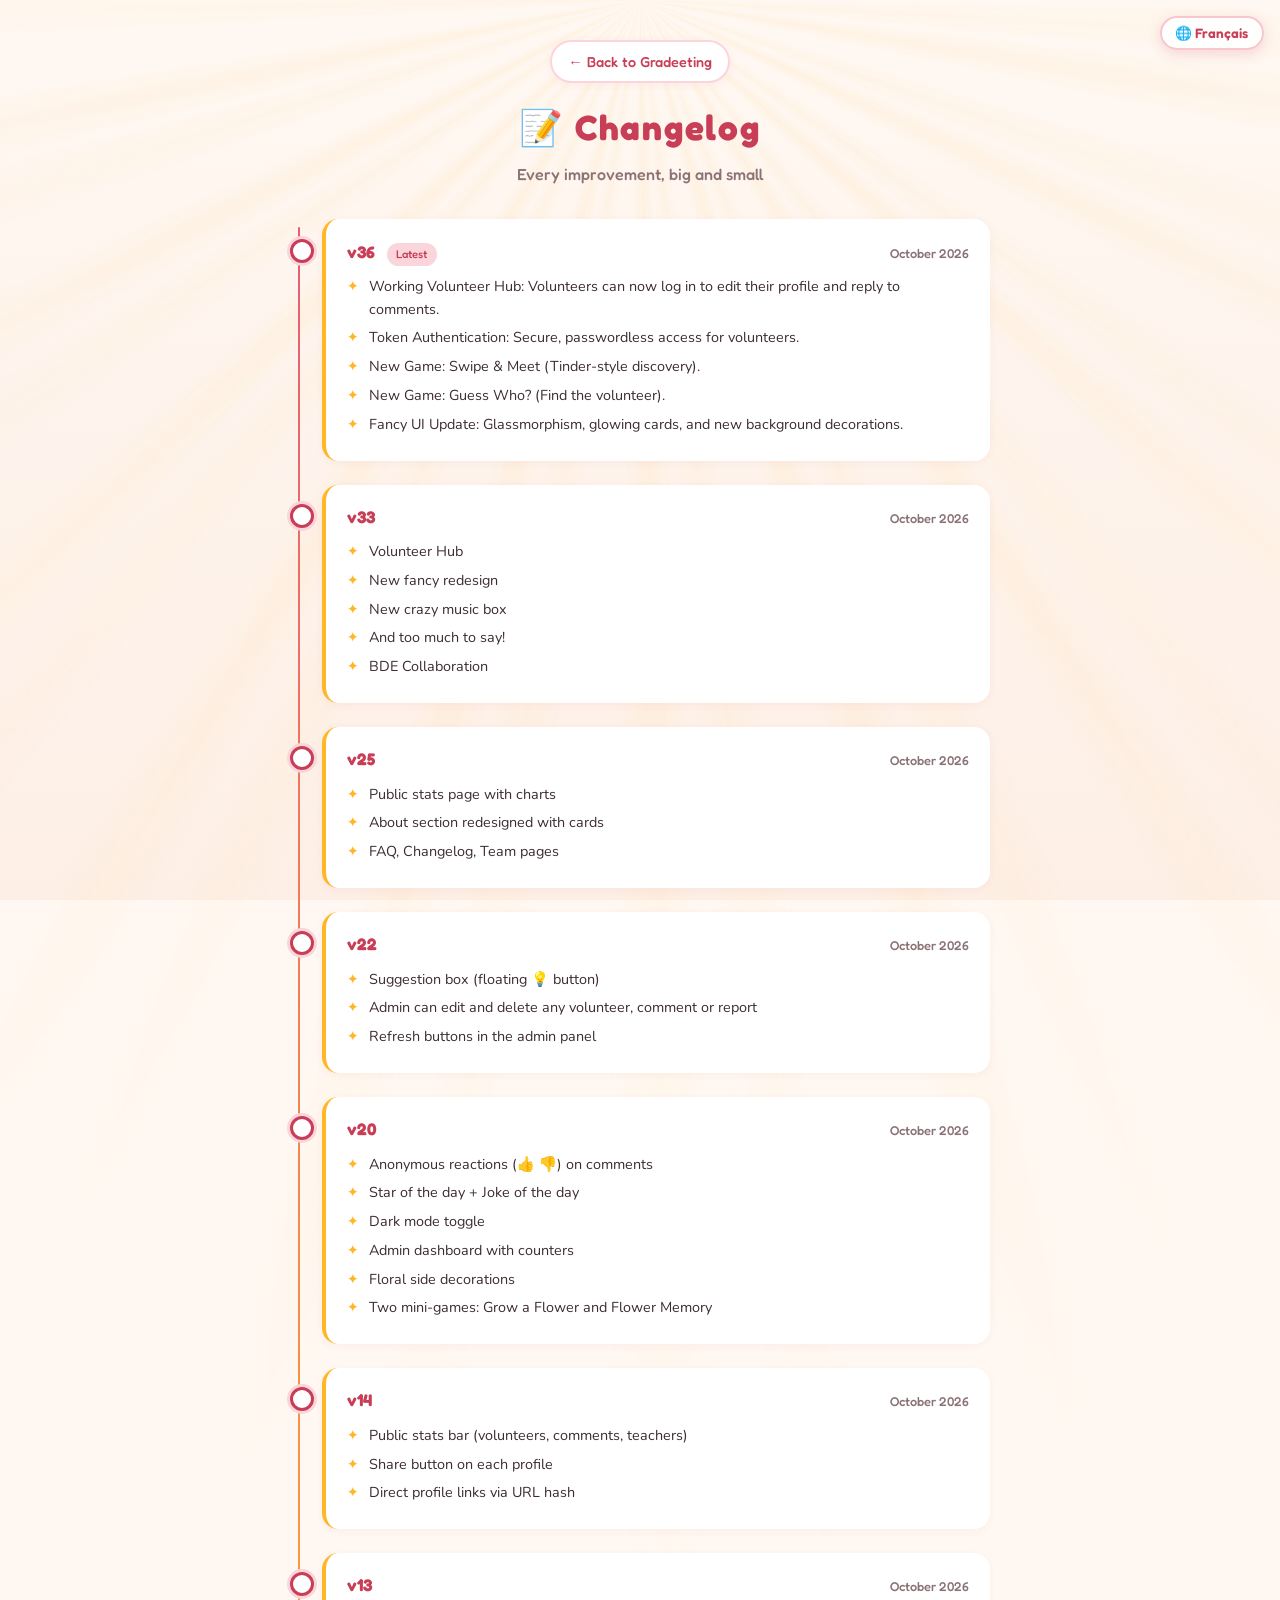
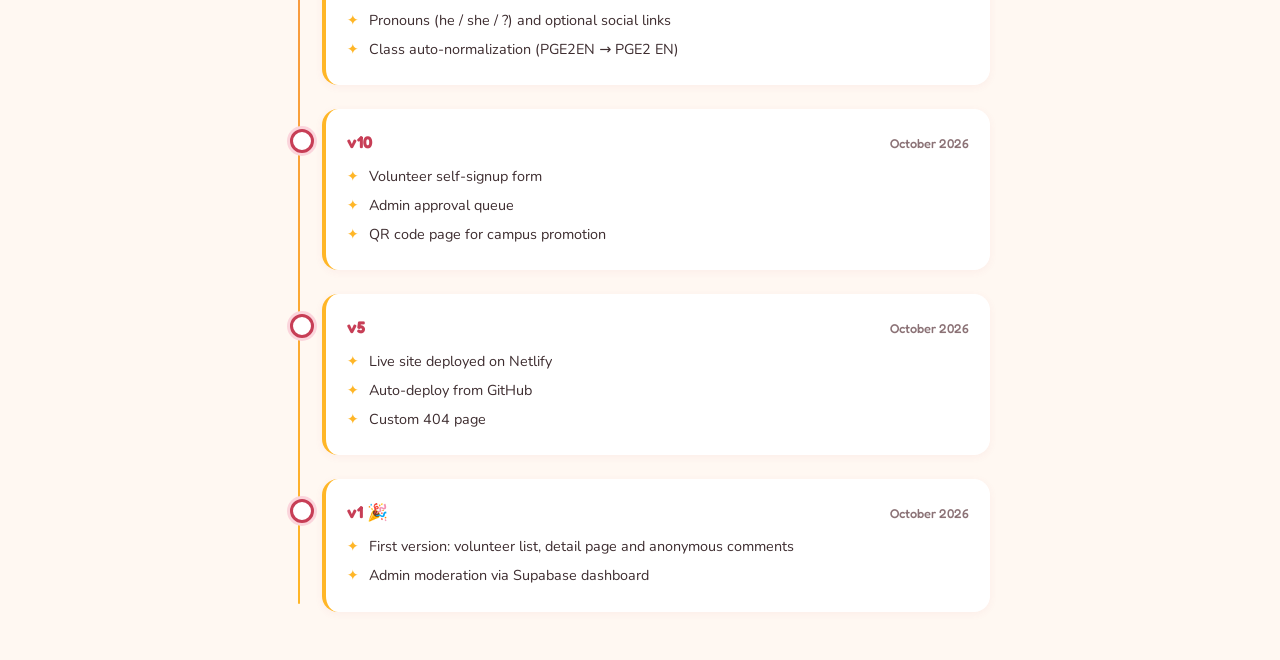
<file: changelog.html>
<!DOCTYPE html>
<html lang="en">
<head>
  <meta charset="UTF-8">
  <meta name="viewport" content="width=device-width, initial-scale=1.0">
  <script src="js/i18n.js"></script>
  <title>Changelog — GRADEETING</title>
  <link rel="preconnect" href="https://fonts.googleapis.com">
  <link rel="preconnect" href="https://fonts.gstatic.com" crossorigin>
  <link href="https://fonts.googleapis.com/css2?family=Fredoka:wght@400;500;600;700&family=Nunito:wght@400;600;700;800&display=swap" rel="stylesheet">
  <style>
    :root {
      --cream: #FFF8F2;
      --cream-deep: #FDEFE6;
      --white: #FFFFFF;
      --rose: #E85D75;
      --rose-deep: #C73E56;
      --rose-soft: #FBD5DC;
      --honey: #FFB627;
      --honey-soft: #FFE4A8;
      --text: #3D2C2F;
      --text-muted: #8B7276;
      --border: #F3E1DA;
      --shadow-sm: 0 2px 8px rgba(199, 62, 86, 0.06);
      --shadow-md: 0 4px 16px rgba(199, 62, 86, 0.08);
      --radius: 16px;
      --radius-lg: 24px;
    }

    [data-theme="dark"] {
      --cream: #1E1819;
      --cream-deep: #2A2123;
      --white: #2E2527;
      --rose: #F07C90;
      --rose-deep: #E85D75;
      --rose-soft: #4A2C33;
      --honey: #FFB627;
      --honey-soft: #4A3A1E;
      --text: #F5EBE8;
      --text-muted: #B8A2A5;
      --border: #3E2F32;
      --shadow-sm: 0 2px 8px rgba(0, 0, 0, 0.3);
      --shadow-md: 0 4px 16px rgba(0, 0, 0, 0.35);
    }

    * { box-sizing: border-box; margin: 0; padding: 0; }

    body {
      font-family: 'Nunito', system-ui, sans-serif;
      background: var(--cream);
      background-image: linear-gradient(180deg, var(--cream) 0%, var(--cream-deep) 100%);
      background-attachment: fixed;
      color: var(--text);
      padding: 1.5rem;
      line-height: 1.6;
      min-height: 100vh;
    }

    .sun-rays {
      position: fixed;
      top: 0;
      left: 50%;
      transform: translateX(-50%);
      width: 200vmax;
      height: 200vmax;
      pointer-events: none;
      z-index: 0;
      background: repeating-conic-gradient(from 0deg at 50% 0%, transparent 0deg, rgba(255, 182, 39, 0.09) 3deg, transparent 6deg, transparent 10deg, rgba(255, 182, 39, 0.06) 13deg, transparent 16deg);
      -webkit-mask-image: radial-gradient(ellipse 60% 90% at 50% 0%, black 0%, rgba(0,0,0,0.6) 35%, transparent 75%);
      mask-image: radial-gradient(ellipse 60% 90% at 50% 0%, black 0%, rgba(0,0,0,0.6) 35%, transparent 75%);
      opacity: 0.85;
    }

    [data-theme="dark"] .sun-rays {
      background: repeating-conic-gradient(from 0deg at 50% 0%, transparent 0deg, rgba(232, 93, 117, 0.07) 3deg, transparent 6deg, transparent 10deg, rgba(255, 182, 39, 0.05) 13deg, transparent 16deg);
      opacity: 0.7;
    }

    .page {
      max-width: 700px;
      margin: 0 auto;
      position: relative;
      z-index: 1;
    }

    .page-header {
      text-align: center;
      margin-bottom: 2rem;
      padding-top: 1rem;
    }

    .page-header h1 {
      font-family: 'Fredoka', sans-serif;
      font-weight: 700;
      font-size: 2.2rem;
      color: var(--rose-deep);
      letter-spacing: 0.05em;
      margin-bottom: 0.4rem;
    }

    .page-header p {
      color: var(--text-muted);
      font-family: 'Fredoka', sans-serif;
      font-weight: 500;
    }

    .back-home {
      display: inline-flex;
      align-items: center;
      gap: 0.4rem;
      background: var(--white);
      border: 2px solid var(--rose-soft);
      color: var(--rose-deep);
      font-family: 'Fredoka', sans-serif;
      font-weight: 500;
      font-size: 0.9rem;
      padding: 0.5rem 1rem;
      border-radius: 999px;
      text-decoration: none;
      margin-bottom: 1rem;
      box-shadow: var(--shadow-sm);
      transition: all 0.15s;
    }

    .back-home:hover {
      background: var(--rose-soft);
      transform: translateX(-2px);
    }

    .timeline {
      position: relative;
      padding-left: 2rem;
    }

    .timeline::before {
      content: '';
      position: absolute;
      left: 8px;
      top: 8px;
      bottom: 8px;
      width: 2px;
      background: linear-gradient(180deg, var(--rose) 0%, var(--honey) 100%);
      border-radius: 2px;
    }

    .release {
      position: relative;
      margin-bottom: 1.5rem;
    }

    .release::before {
      content: '';
      position: absolute;
      left: -2rem;
      top: 1.2rem;
      width: 18px;
      height: 18px;
      border-radius: 50%;
      background: var(--white);
      border: 3px solid var(--rose-deep);
      box-shadow: 0 0 0 3px var(--rose-soft);
    }

    .release-body {
      background: var(--white);
      padding: 1.2rem 1.3rem;
      border-radius: var(--radius);
      box-shadow: var(--shadow-sm);
      border-left: 4px solid var(--honey);
    }

    .release-header {
      display: flex;
      justify-content: space-between;
      align-items: baseline;
      gap: 1rem;
      margin-bottom: 0.6rem;
      flex-wrap: wrap;
    }

    .release-version {
      font-family: 'Fredoka', sans-serif;
      font-weight: 700;
      font-size: 1.05rem;
      color: var(--rose-deep);
    }

    .release-date {
      font-family: 'Fredoka', sans-serif;
      font-weight: 500;
      font-size: 0.8rem;
      color: var(--text-muted);
    }

    .release-tag {
      display: inline-block;
      background: var(--rose-soft);
      color: var(--rose-deep);
      font-family: 'Fredoka', sans-serif;
      font-weight: 500;
      font-size: 0.7rem;
      padding: 0.15rem 0.6rem;
      border-radius: 999px;
      margin-left: 0.5rem;
    }

    .release ul {
      list-style: none;
      padding: 0;
      margin: 0;
    }

    .release ul li {
      font-size: 0.9rem;
      color: var(--text);
      padding-left: 1.4rem;
      position: relative;
      margin-bottom: 0.4rem;
      line-height: 1.55;
    }

    .release ul li::before {
      content: '✦';
      position: absolute;
      left: 0;
      color: var(--honey);
      font-weight: 700;
    }

    @media (max-width: 600px) {
      .page-header h1 { font-size: 1.7rem; }
      .timeline { padding-left: 1.5rem; }
      .release::before { left: -1.5rem; }
      .release-body { padding: 1rem; }
    }

    /* ---------- Pétales qui tombent ---------- */
    .petals-container {
      position: fixed;
      inset: 0;
      pointer-events: none;
      z-index: 0;
      overflow: hidden;
    }

    .petal {
      position: absolute;
      top: -40px;
      font-size: 1.1rem;
      opacity: 0;
      animation: petal-fall linear infinite;
      will-change: transform, opacity;
    }

    @keyframes petal-fall {
      0% {
        transform: translateY(-40px) translateX(0) rotate(0deg);
        opacity: 0;
      }
      10% {
        opacity: 0.55;
      }
      50% {
        transform: translateY(50vh) translateX(20px) rotate(180deg);
        opacity: 0.55;
      }
      90% {
        opacity: 0.4;
      }
      100% {
        transform: translateY(105vh) translateX(-15px) rotate(360deg);
        opacity: 0;
      }
    }

    [data-theme="dark"] .petal {
      opacity: 0.35 !important;
    }
  </style>
</head>
<body>
  <!-- Pétales qui tombent en arrière-plan -->
  <div class="petals-container" aria-hidden="true">
    <span class="petal" style="left: 4%; animation-duration: 18s; animation-delay: 0s;">🌸</span>
    <span class="petal" style="left: 22%; animation-duration: 20s; animation-delay: 8s;">🌷</span>
    <span class="petal" style="left: 38%; animation-duration: 24s; animation-delay: 2s;">🌸</span>
    <span class="petal" style="left: 52%; animation-duration: 19s; animation-delay: 11s;">🌺</span>
    <span class="petal" style="left: 68%; animation-duration: 21s; animation-delay: 6s;">🌸</span>
    <span class="petal" style="left: 88%; animation-duration: 17s; animation-delay: 9s;">🌸</span>
    <span class="petal" style="left: 96%; animation-duration: 23s; animation-delay: 5s;">🌸</span>
  </div>
  <div class="sun-rays" aria-hidden="true"></div>

  <div class="page">
    <div class="page-header">
      <a href="index.html" class="back-home">← Back to Gradeeting</a>
      <h1>📝 Changelog</h1>
      <p>Every improvement, big and small</p>
    </div>

    <div class="timeline">
      <div class="release">
        <div class="release-body">
          <div class="release-header">
            <div class="release-version">v36 <span class="release-tag">Latest</span></div>
            <div class="release-date">October 2026</div>
          </div>
          <ul>
            <li>Working Volunteer Hub: Volunteers can now log in to edit their profile and reply to comments.</li>
            <li>Token Authentication: Secure, passwordless access for volunteers.</li>
            <li>New Game: Swipe & Meet (Tinder-style discovery).</li>
            <li>New Game: Guess Who? (Find the volunteer).</li>
            <li>Fancy UI Update: Glassmorphism, glowing cards, and new background decorations.</li>
          </ul>
        </div>
      </div>

      <div class="release">
        <div class="release-body">
          <div class="release-header">
            <div class="release-version">v33 </div>
            <div class="release-date">October 2026</div>
          </div>
          <ul>
            <li>Volunteer Hub</li>
            <li>New fancy redesign</li>
            <li>New crazy music box</li>
            <li>And too much to say!</li>
            <li>BDE Collaboration</li>
          </ul>
        </div>
      </div>

      <div class="release">
        <div class="release-body">
          <div class="release-header">
            <div class="release-version">v25</div>
            <div class="release-date">October 2026</div>
          </div>
          <ul>
            <li>Public stats page with charts</li>
            <li>About section redesigned with cards</li>
            <li>FAQ, Changelog, Team pages</li>
          </ul>
        </div>
      </div>

      <div class="release">
        <div class="release-body">
          <div class="release-header">
            <div class="release-version">v22</div>
            <div class="release-date">October 2026</div>
          </div>
          <ul>
            <li>Suggestion box (floating 💡 button)</li>
            <li>Admin can edit and delete any volunteer, comment or report</li>
            <li>Refresh buttons in the admin panel</li>
          </ul>
        </div>
      </div>

      <div class="release">
        <div class="release-body">
          <div class="release-header">
            <div class="release-version">v20</div>
            <div class="release-date">October 2026</div>
          </div>
          <ul>
            <li>Anonymous reactions (👍 👎) on comments</li>
            <li>Star of the day + Joke of the day</li>
            <li>Dark mode toggle</li>
            <li>Admin dashboard with counters</li>
            <li>Floral side decorations</li>
            <li>Two mini-games: Grow a Flower and Flower Memory</li>
          </ul>
        </div>
      </div>

      <div class="release">
        <div class="release-body">
          <div class="release-header">
            <div class="release-version">v14</div>
            <div class="release-date">October 2026</div>
          </div>
          <ul>
            <li>Public stats bar (volunteers, comments, teachers)</li>
            <li>Share button on each profile</li>
            <li>Direct profile links via URL hash</li>
          </ul>
        </div>
      </div>

      <div class="release">
        <div class="release-body">
          <div class="release-header">
            <div class="release-version">v13</div>
            <div class="release-date">October 2026</div>
          </div>
          <ul>
            <li>Pronouns (he / she / ?) and optional social links</li>
            <li>Class auto-normalization (PGE2EN → PGE2 EN)</li>
          </ul>
        </div>
      </div>

      <div class="release">
        <div class="release-body">
          <div class="release-header">
            <div class="release-version">v10</div>
            <div class="release-date">October 2026</div>
          </div>
          <ul>
            <li>Volunteer self-signup form</li>
            <li>Admin approval queue</li>
            <li>QR code page for campus promotion</li>
          </ul>
        </div>
      </div>

      <div class="release">
        <div class="release-body">
          <div class="release-header">
            <div class="release-version">v5</div>
            <div class="release-date">October 2026</div>
          </div>
          <ul>
            <li>Live site deployed on Netlify</li>
            <li>Auto-deploy from GitHub</li>
            <li>Custom 404 page</li>
          </ul>
        </div>
      </div>

      <div class="release">
        <div class="release-body">
          <div class="release-header">
            <div class="release-version">v1 🎉</div>
            <div class="release-date">October 2026</div>
          </div>
          <ul>
            <li>First version: volunteer list, detail page and anonymous comments</li>
            <li>Admin moderation via Supabase dashboard</li>
          </ul>
        </div>
      </div>

    </div>
  </div>

  <script src="js/security.js"></script>
  <script>
    const THEME_KEY = "gradeeting_theme";
    const savedTheme = localStorage.getItem(THEME_KEY);
    if (savedTheme === "dark") {
      document.documentElement.setAttribute("data-theme", "dark");
    } else if (!savedTheme && window.matchMedia && window.matchMedia("(prefers-color-scheme: dark)").matches) {
      document.documentElement.setAttribute("data-theme", "dark");
    }
  </script>
</body>
</html>
</file>
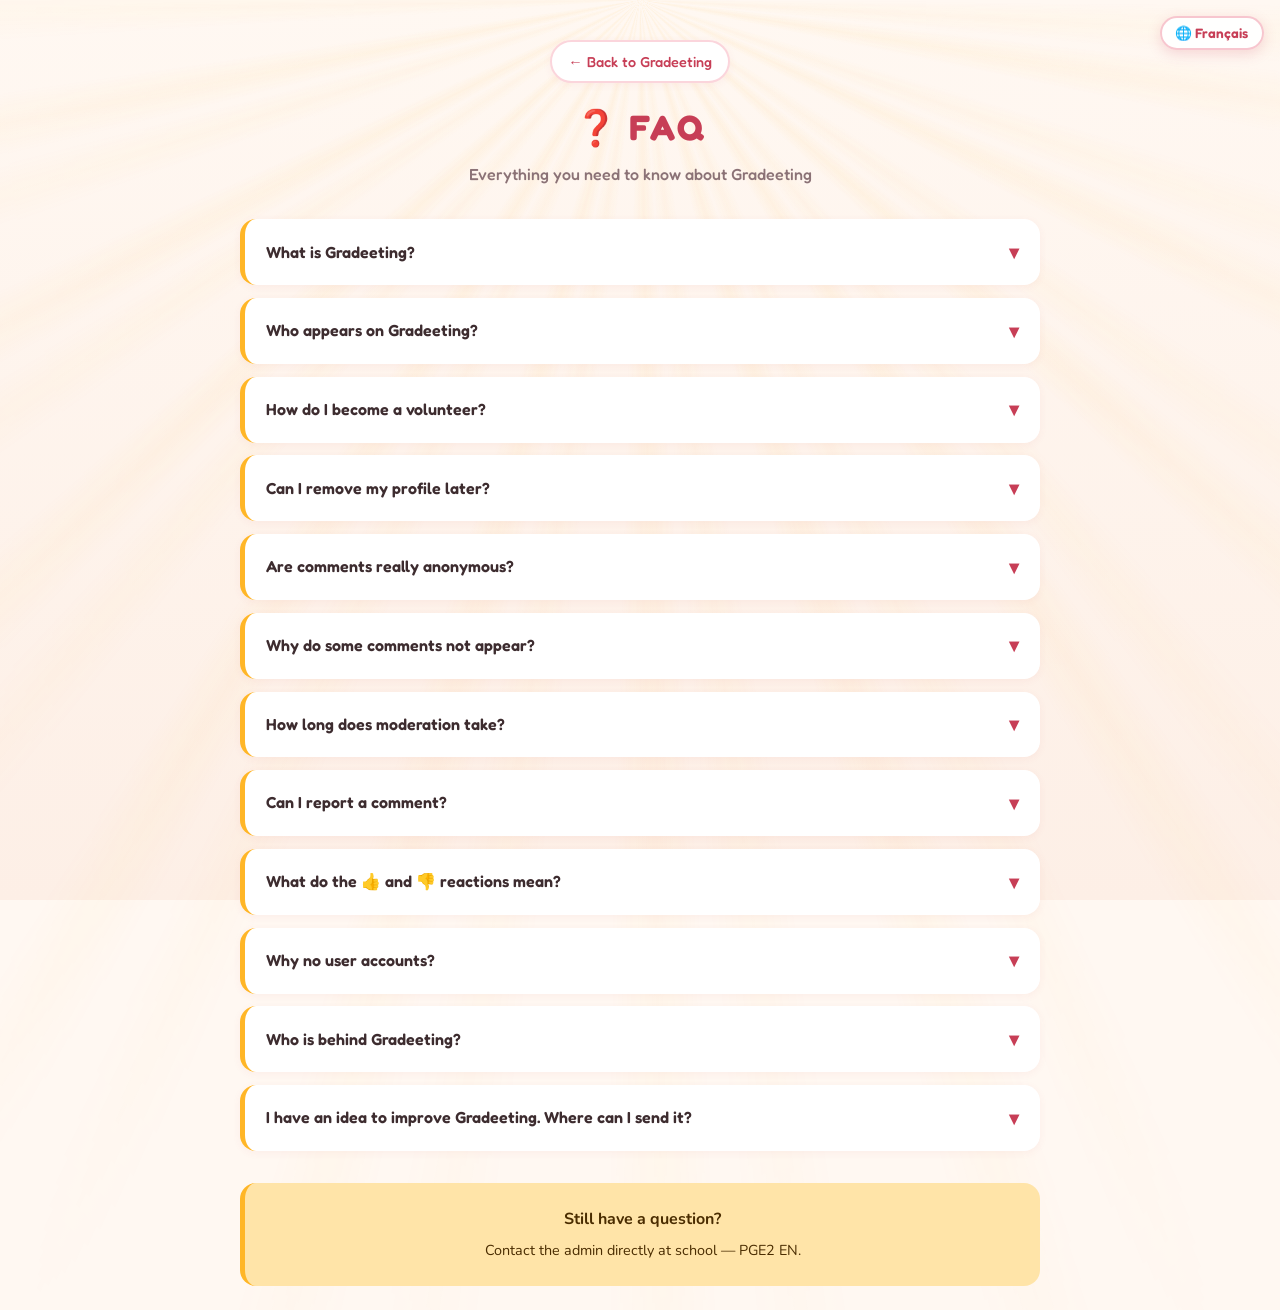
<file: faq.html>
<!DOCTYPE html>
<html lang="en">
<head>
  <meta charset="UTF-8">
  <meta name="viewport" content="width=device-width, initial-scale=1.0">
  <script src="js/i18n.js"></script>
  <title>FAQ — GRADEETING</title>
  <link rel="preconnect" href="https://fonts.googleapis.com">
  <link rel="preconnect" href="https://fonts.gstatic.com" crossorigin>
  <link href="https://fonts.googleapis.com/css2?family=Fredoka:wght@400;500;600;700&family=Nunito:wght@400;600;700;800&display=swap" rel="stylesheet">
  <style>
    :root {
      --cream: #FFF8F2;
      --cream-deep: #FDEFE6;
      --white: #FFFFFF;
      --rose: #E85D75;
      --rose-deep: #C73E56;
      --rose-soft: #FBD5DC;
      --honey: #FFB627;
      --honey-soft: #FFE4A8;
      --text: #3D2C2F;
      --text-muted: #8B7276;
      --border: #F3E1DA;
      --shadow-sm: 0 2px 8px rgba(199, 62, 86, 0.06);
      --shadow-md: 0 4px 16px rgba(199, 62, 86, 0.08);
      --radius: 16px;
      --radius-lg: 24px;
    }

    [data-theme="dark"] {
      --cream: #1E1819;
      --cream-deep: #2A2123;
      --white: #2E2527;
      --rose: #F07C90;
      --rose-deep: #E85D75;
      --rose-soft: #4A2C33;
      --honey: #FFB627;
      --honey-soft: #4A3A1E;
      --text: #F5EBE8;
      --text-muted: #B8A2A5;
      --border: #3E2F32;
      --shadow-sm: 0 2px 8px rgba(0, 0, 0, 0.3);
      --shadow-md: 0 4px 16px rgba(0, 0, 0, 0.35);
    }

    * { box-sizing: border-box; margin: 0; padding: 0; }

    body {
      font-family: 'Nunito', system-ui, sans-serif;
      background: var(--cream);
      background-image: linear-gradient(180deg, var(--cream) 0%, var(--cream-deep) 100%);
      background-attachment: fixed;
      color: var(--text);
      padding: 1.5rem;
      line-height: 1.6;
      min-height: 100vh;
    }

    .sun-rays {
      position: fixed;
      top: 0;
      left: 50%;
      transform: translateX(-50%);
      width: 200vmax;
      height: 200vmax;
      pointer-events: none;
      z-index: 0;
      background: repeating-conic-gradient(from 0deg at 50% 0%, transparent 0deg, rgba(255, 182, 39, 0.09) 3deg, transparent 6deg, transparent 10deg, rgba(255, 182, 39, 0.06) 13deg, transparent 16deg);
      -webkit-mask-image: radial-gradient(ellipse 60% 90% at 50% 0%, black 0%, rgba(0,0,0,0.6) 35%, transparent 75%);
      mask-image: radial-gradient(ellipse 60% 90% at 50% 0%, black 0%, rgba(0,0,0,0.6) 35%, transparent 75%);
      opacity: 0.85;
    }

    [data-theme="dark"] .sun-rays {
      background: repeating-conic-gradient(from 0deg at 50% 0%, transparent 0deg, rgba(232, 93, 117, 0.07) 3deg, transparent 6deg, transparent 10deg, rgba(255, 182, 39, 0.05) 13deg, transparent 16deg);
      opacity: 0.7;
    }

    .page {
      max-width: 800px;
      margin: 0 auto;
      position: relative;
      z-index: 1;
    }

    .page-header {
      text-align: center;
      margin-bottom: 2rem;
      padding-top: 1rem;
    }

    .page-header h1 {
      font-family: 'Fredoka', sans-serif;
      font-weight: 700;
      font-size: 2.2rem;
      color: var(--rose-deep);
      letter-spacing: 0.05em;
      margin-bottom: 0.4rem;
    }

    .page-header p {
      color: var(--text-muted);
      font-family: 'Fredoka', sans-serif;
      font-weight: 500;
    }

    .back-home {
      display: inline-flex;
      align-items: center;
      gap: 0.4rem;
      background: var(--white);
      border: 2px solid var(--rose-soft);
      color: var(--rose-deep);
      font-family: 'Fredoka', sans-serif;
      font-weight: 500;
      font-size: 0.9rem;
      padding: 0.5rem 1rem;
      border-radius: 999px;
      text-decoration: none;
      margin-bottom: 1rem;
      box-shadow: var(--shadow-sm);
      transition: all 0.15s;
    }

    .back-home:hover {
      background: var(--rose-soft);
      transform: translateX(-2px);
    }

    .faq-list {
      display: flex;
      flex-direction: column;
      gap: 0.8rem;
    }

    .faq-item {
      background: var(--white);
      border-radius: var(--radius);
      box-shadow: var(--shadow-sm);
      border-left: 5px solid var(--honey);
      overflow: hidden;
      transition: box-shadow 0.2s;
    }

    .faq-item:hover {
      box-shadow: var(--shadow-md);
    }

    .faq-item[open] {
      border-left-color: var(--rose-deep);
    }

    .faq-question {
      font-family: 'Fredoka', sans-serif;
      font-weight: 600;
      font-size: 1rem;
      color: var(--text);
      padding: 1.1rem 1.3rem;
      cursor: pointer;
      list-style: none;
      display: flex;
      align-items: center;
      justify-content: space-between;
      gap: 1rem;
      user-select: none;
    }

    .faq-question::-webkit-details-marker { display: none; }

    .faq-question::after {
      content: '▾';
      color: var(--rose-deep);
      font-size: 1.2rem;
      transition: transform 0.2s;
      flex-shrink: 0;
    }

    .faq-item[open] .faq-question::after {
      transform: rotate(180deg);
    }

    .faq-answer {
      padding: 0 1.3rem 1.1rem 1.3rem;
      color: var(--text);
      font-size: 0.92rem;
      line-height: 1.65;
    }

    .faq-answer p { margin-bottom: 0.6rem; }
    .faq-answer p:last-child { margin-bottom: 0; }
    .faq-answer strong { color: var(--rose-deep); font-weight: 700; }
    .faq-answer a { color: var(--rose-deep); font-weight: 600; }

    .faq-contact {
      margin-top: 2rem;
      padding: 1.5rem;
      background: linear-gradient(135deg, var(--honey-soft) 0%, #FFE4A8 100%);
      border-radius: var(--radius);
      border-left: 5px solid var(--honey);
      text-align: center;
    }

    .faq-contact strong { color: #4a2c00; display: block; margin-bottom: 0.4rem; }
    .faq-contact p { color: #4a2c00; font-size: 0.9rem; }

    [data-theme="dark"] .faq-contact {
      background: linear-gradient(135deg, #4A3A1E 0%, #3A2E18 100%);
      border-left-color: var(--honey);
    }
    [data-theme="dark"] .faq-contact strong,
    [data-theme="dark"] .faq-contact p { color: #F5EBE8; }

    @media (max-width: 600px) {
      .page-header h1 { font-size: 1.7rem; }
      .faq-question { font-size: 0.95rem; padding: 1rem; }
      .faq-answer { padding: 0 1rem 1rem 1rem; font-size: 0.88rem; }
    }

    /* ---------- Pétales qui tombent ---------- */
    .petals-container {
      position: fixed;
      inset: 0;
      pointer-events: none;
      z-index: 0;
      overflow: hidden;
    }

    .petal {
      position: absolute;
      top: -40px;
      font-size: 1.1rem;
      opacity: 0;
      animation: petal-fall linear infinite;
      will-change: transform, opacity;
    }

    @keyframes petal-fall {
      0% {
        transform: translateY(-40px) translateX(0) rotate(0deg);
        opacity: 0;
      }
      10% {
        opacity: 0.55;
      }
      50% {
        transform: translateY(50vh) translateX(20px) rotate(180deg);
        opacity: 0.55;
      }
      90% {
        opacity: 0.4;
      }
      100% {
        transform: translateY(105vh) translateX(-15px) rotate(360deg);
        opacity: 0;
      }
    }

    [data-theme="dark"] .petal {
      opacity: 0.35 !important;
    }
  </style>
</head>
<body>
  <!-- Pétales qui tombent en arrière-plan -->
  <div class="petals-container" aria-hidden="true">
    <span class="petal" style="left: 4%; animation-duration: 18s; animation-delay: 0s;">🌸</span>
    <span class="petal" style="left: 22%; animation-duration: 20s; animation-delay: 8s;">🌷</span>
    <span class="petal" style="left: 38%; animation-duration: 24s; animation-delay: 2s;">🌸</span>
    <span class="petal" style="left: 52%; animation-duration: 19s; animation-delay: 11s;">🌺</span>
    <span class="petal" style="left: 68%; animation-duration: 21s; animation-delay: 6s;">🌸</span>
    <span class="petal" style="left: 88%; animation-duration: 17s; animation-delay: 9s;">🌸</span>
    <span class="petal" style="left: 96%; animation-duration: 23s; animation-delay: 5s;">🌸</span>
  </div>
  <div class="sun-rays" aria-hidden="true"></div>

  <div class="page">
    <div class="page-header">
      <a href="index.html" class="back-home">← Back to Gradeeting</a>
      <h1>❓ FAQ</h1>
      <p>Everything you need to know about Gradeeting</p>
    </div>

    <div class="faq-list">

      <details class="faq-item">
        <summary class="faq-question">What is Gradeeting?</summary>
        <div class="faq-answer">
          <p>Gradeeting is a <strong>voluntary platform</strong> made by and for Aivancity students. It helps you recognize faces on campus and start conversations more easily — especially if you are shy or new.</p>
          <p>Volunteers appear with a photo and a short description. Visitors can read anonymous, moderated comments about them.</p>
        </div>
      </details>

      <details class="faq-item">
        <summary class="faq-question">Who appears on Gradeeting?</summary>
        <div class="faq-answer">
          <p>Only people who <strong>agreed to be shown</strong>. Being on Gradeeting is 100% voluntary. Nobody is added without their consent.</p>
        </div>
      </details>

      <details class="faq-item">
        <summary class="faq-question">How do I become a volunteer?</summary>
        <div class="faq-answer">
          <p>Click the <strong>Become a volunteer</strong> button. Fill the form with your name, class, a short description, a photo, and your consent. Your profile will be reviewed by the admin before appearing publicly.</p>
        </div>
      </details>

      <details class="faq-item">
        <summary class="faq-question">Can I remove my profile later?</summary>
        <div class="faq-answer">
          <p>Yes. At any time, you can contact the admin directly at school <strong>(PGE2 EN)</strong> and ask for removal. Your profile and comments will be deleted as soon as possible.</p>
        </div>
      </details>

      <details class="faq-item">
        <summary class="faq-question">Are comments really anonymous?</summary>
        <div class="faq-answer">
          <p>Yes. Comments are anonymous. <strong>No account is needed</strong> to write one. No personal data is collected from visitors, and no cookies or tracking are used.</p>
        </div>
      </details>

      <details class="faq-item">
        <summary class="faq-question">Why do some comments not appear?</summary>
        <div class="faq-answer">
          <p>Every comment is <strong>moderated before appearing</strong>. Negative comments must include a constructive explanation, or they are rejected. This keeps the platform kind and useful.</p>
        </div>
      </details>

      <details class="faq-item">
        <summary class="faq-question">How long does moderation take?</summary>
        <div class="faq-answer">
          <p>Usually between 24 and 48 hours. Moderation is done by the admin.</p>
        </div>
      </details>

      <details class="faq-item">
        <summary class="faq-question">Can I report a comment?</summary>
        <div class="faq-answer">
          <p>Yes. Under every comment, click <strong>Report</strong> and explain why. The admin will review it.</p>
        </div>
      </details>

      <details class="faq-item">
        <summary class="faq-question">What do the 👍 and 👎 reactions mean?</summary>
        <div class="faq-answer">
          <p>They let you say whether you <strong>agree or disagree</strong> with a comment. You can react once per comment, and change your mind later.</p>
        </div>
      </details>

      <details class="faq-item">
        <summary class="faq-question">Why no user accounts?</summary>
        <div class="faq-answer">
          <p>To lower the barrier. Anyone can browse and comment without signing up. Anonymity helps shy students participate too.</p>
        </div>
      </details>

      <details class="faq-item">
        <summary class="faq-question">Who is behind Gradeeting?</summary>
        <div class="faq-answer">
          <p>It is a <strong>student project</strong>. See the <a href="team.html">Team page</a> for more details.</p>
        </div>
      </details>

      <details class="faq-item">
        <summary class="faq-question">I have an idea to improve Gradeeting. Where can I send it?</summary>
        <div class="faq-answer">
          <p>Click the <strong>💡 lightbulb</strong> button in the bottom-right corner of any page. It opens a suggestion form that goes directly to the admin.</p>
        </div>
      </details>

    </div>

    <div class="faq-contact">
      <strong>Still have a question?</strong>
      <p>Contact the admin directly at school — PGE2 EN.</p>
    </div>
  </div>

  <script src="js/security.js"></script>
  <script>
    const THEME_KEY = "gradeeting_theme";
    const savedTheme = localStorage.getItem(THEME_KEY);
    if (savedTheme === "dark") {
      document.documentElement.setAttribute("data-theme", "dark");
    } else if (!savedTheme && window.matchMedia && window.matchMedia("(prefers-color-scheme: dark)").matches) {
      document.documentElement.setAttribute("data-theme", "dark");
    }
  </script>
</body>
</html>
</file>
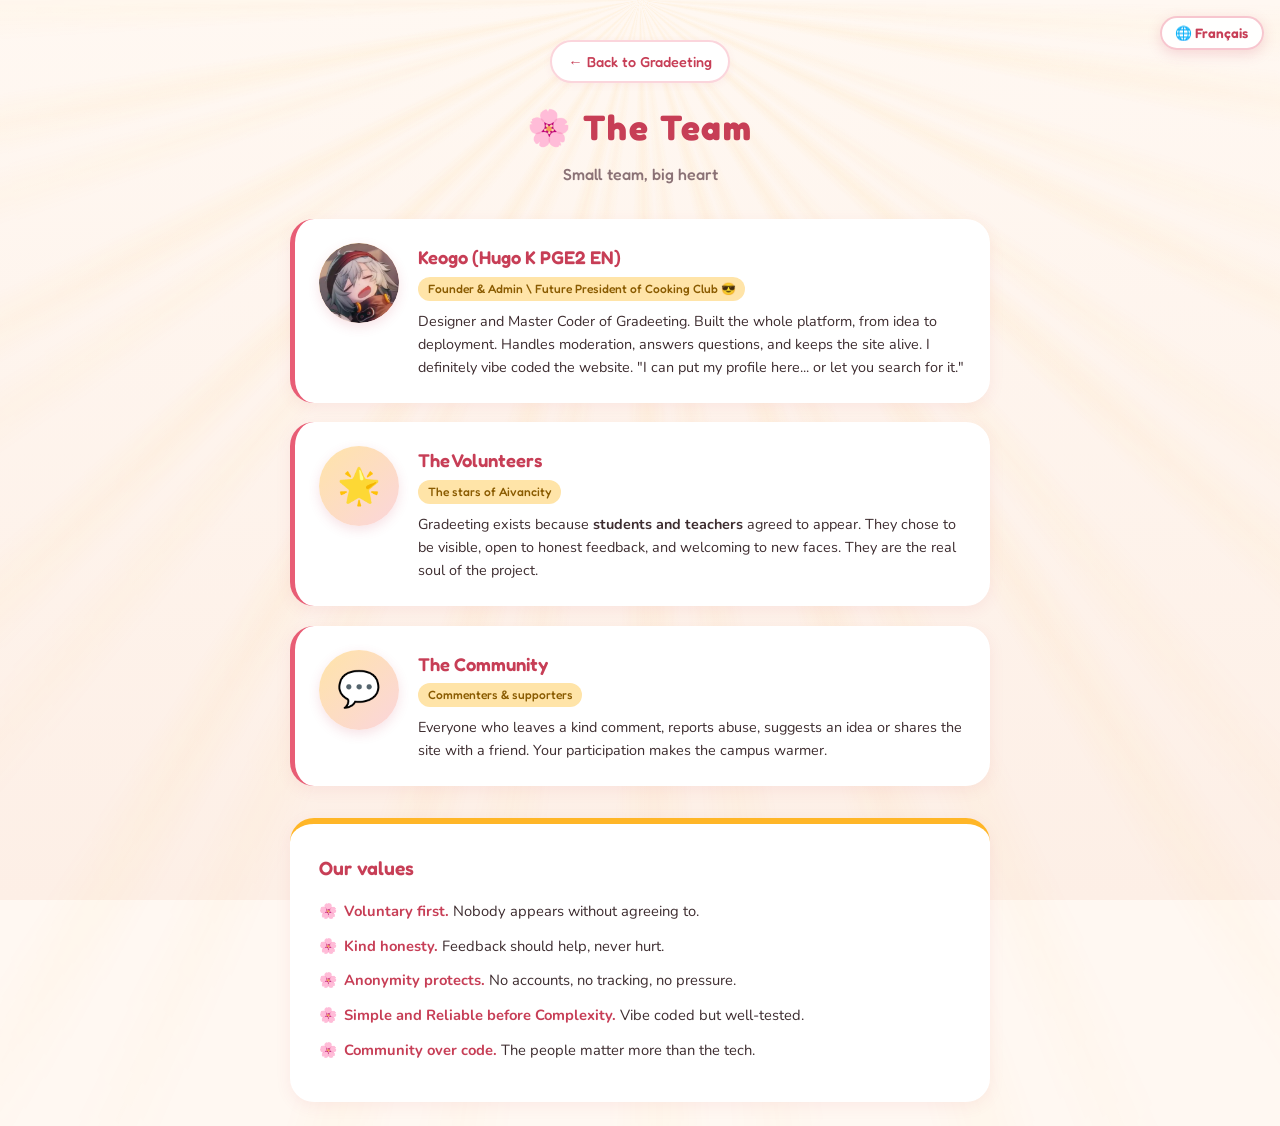
<file: team.html>
<!DOCTYPE html>
<html lang="en">
<head>
  <meta charset="UTF-8">
  <meta name="viewport" content="width=device-width, initial-scale=1.0">
  <script src="js/i18n.js"></script>
  <title>Team — GRADEETING</title>
  <link rel="preconnect" href="https://fonts.googleapis.com">
  <link rel="preconnect" href="https://fonts.gstatic.com" crossorigin>
  <link href="https://fonts.googleapis.com/css2?family=Fredoka:wght@400;500;600;700&family=Nunito:wght@400;600;700;800&display=swap" rel="stylesheet">
  <style>
    :root {
      --cream: #FFF8F2;
      --cream-deep: #FDEFE6;
      --white: #FFFFFF;
      --rose: #E85D75;
      --rose-deep: #C73E56;
      --rose-soft: #FBD5DC;
      --honey: #FFB627;
      --honey-soft: #FFE4A8;
      --text: #3D2C2F;
      --text-muted: #8B7276;
      --border: #F3E1DA;
      --shadow-sm: 0 2px 8px rgba(199, 62, 86, 0.06);
      --shadow-md: 0 4px 16px rgba(199, 62, 86, 0.08);
      --radius: 16px;
      --radius-lg: 24px;
    }

    [data-theme="dark"] {
      --cream: #1E1819;
      --cream-deep: #2A2123;
      --white: #2E2527;
      --rose: #F07C90;
      --rose-deep: #E85D75;
      --rose-soft: #4A2C33;
      --honey: #FFB627;
      --honey-soft: #4A3A1E;
      --text: #F5EBE8;
      --text-muted: #B8A2A5;
      --border: #3E2F32;
      --shadow-sm: 0 2px 8px rgba(0, 0, 0, 0.3);
      --shadow-md: 0 4px 16px rgba(0, 0, 0, 0.35);
    }

    * { box-sizing: border-box; margin: 0; padding: 0; }

    body {
      font-family: 'Nunito', system-ui, sans-serif;
      background: var(--cream);
      background-image: linear-gradient(180deg, var(--cream) 0%, var(--cream-deep) 100%);
      background-attachment: fixed;
      color: var(--text);
      padding: 1.5rem;
      line-height: 1.6;
      min-height: 100vh;
    }

    .sun-rays {
      position: fixed;
      top: 0;
      left: 50%;
      transform: translateX(-50%);
      width: 200vmax;
      height: 200vmax;
      pointer-events: none;
      z-index: 0;
      background: repeating-conic-gradient(from 0deg at 50% 0%, transparent 0deg, rgba(255, 182, 39, 0.09) 3deg, transparent 6deg, transparent 10deg, rgba(255, 182, 39, 0.06) 13deg, transparent 16deg);
      -webkit-mask-image: radial-gradient(ellipse 60% 90% at 50% 0%, black 0%, rgba(0,0,0,0.6) 35%, transparent 75%);
      mask-image: radial-gradient(ellipse 60% 90% at 50% 0%, black 0%, rgba(0,0,0,0.6) 35%, transparent 75%);
      opacity: 0.85;
    }

    [data-theme="dark"] .sun-rays {
      background: repeating-conic-gradient(from 0deg at 50% 0%, transparent 0deg, rgba(232, 93, 117, 0.07) 3deg, transparent 6deg, transparent 10deg, rgba(255, 182, 39, 0.05) 13deg, transparent 16deg);
      opacity: 0.7;
    }

    .page {
      max-width: 700px;
      margin: 0 auto;
      position: relative;
      z-index: 1;
    }

    .page-header {
      text-align: center;
      margin-bottom: 2rem;
      padding-top: 1rem;
    }

    .page-header h1 {
      font-family: 'Fredoka', sans-serif;
      font-weight: 700;
      font-size: 2.2rem;
      color: var(--rose-deep);
      letter-spacing: 0.05em;
      margin-bottom: 0.4rem;
    }

    .page-header p {
      color: var(--text-muted);
      font-family: 'Fredoka', sans-serif;
      font-weight: 500;
    }

    .back-home {
      display: inline-flex;
      align-items: center;
      gap: 0.4rem;
      background: var(--white);
      border: 2px solid var(--rose-soft);
      color: var(--rose-deep);
      font-family: 'Fredoka', sans-serif;
      font-weight: 500;
      font-size: 0.9rem;
      padding: 0.5rem 1rem;
      border-radius: 999px;
      text-decoration: none;
      margin-bottom: 1rem;
      box-shadow: var(--shadow-sm);
      transition: all 0.15s;
    }

    .back-home:hover {
      background: var(--rose-soft);
      transform: translateX(-2px);
    }

    .team-grid {
      display: grid;
      gap: 1.2rem;
    }

    .member-card {
      background: var(--white);
      padding: 1.5rem;
      border-radius: var(--radius-lg);
      box-shadow: var(--shadow-md);
      border-left: 5px solid var(--rose);
      display: flex;
      gap: 1.2rem;
      align-items: flex-start;
    }

    .member-avatar {
      width: 80px;
      height: 80px;
      border-radius: 50%;
      background: linear-gradient(135deg, var(--honey-soft) 0%, var(--rose-soft) 100%);
      display: flex;
      align-items: center;
      justify-content: center;
      font-size: 2.2rem;
      flex-shrink: 0;
      box-shadow: 0 4px 12px rgba(199, 62, 86, 0.15);
      overflow: hidden;
    }

    .member-avatar img {
      width: 100%;
      height: 100%;
      object-fit: cover;
      border-radius: 50%;
    }

    .member-info { flex: 1; min-width: 0; }

    .member-name {
      font-family: 'Fredoka', sans-serif;
      font-weight: 600;
      font-size: 1.15rem;
      color: var(--rose-deep);
      margin-bottom: 0.2rem;
    }

    .member-role {
      display: inline-block;
      background: var(--honey-soft);
      color: #8a5b00;
      font-family: 'Fredoka', sans-serif;
      font-weight: 500;
      font-size: 0.75rem;
      padding: 0.15rem 0.6rem;
      border-radius: 999px;
      margin-bottom: 0.6rem;
    }

    .member-bio {
      font-size: 0.9rem;
      color: var(--text);
      line-height: 1.6;
    }

    .values-card {
      margin-top: 2rem;
      background: var(--white);
      padding: 1.8rem;
      border-radius: var(--radius-lg);
      box-shadow: var(--shadow-md);
      border-top: 6px solid var(--honey);
    }

    .values-card h2 {
      font-family: 'Fredoka', sans-serif;
      font-weight: 600;
      font-size: 1.2rem;
      color: var(--rose-deep);
      margin-bottom: 1rem;
    }

    .values-list {
      list-style: none;
      padding: 0;
      margin: 0;
    }

    .values-list li {
      font-size: 0.92rem;
      color: var(--text);
      padding-left: 1.6rem;
      position: relative;
      margin-bottom: 0.7rem;
      line-height: 1.6;
    }

    .values-list li::before {
      content: '🌸';
      position: absolute;
      left: 0;
      top: 0;
    }

    .values-list li strong {
      color: var(--rose-deep);
      font-weight: 700;
    }

    @media (max-width: 500px) {
      .page-header h1 { font-size: 1.7rem; }
      .member-card { flex-direction: column; text-align: center; align-items: center; }
      .values-card { padding: 1.3rem; }
    }

    /* ---------- Pétales qui tombent ---------- */
    .petals-container {
      position: fixed;
      inset: 0;
      pointer-events: none;
      z-index: 0;
      overflow: hidden;
    }

    .petal {
      position: absolute;
      top: -40px;
      font-size: 1.1rem;
      opacity: 0;
      animation: petal-fall linear infinite;
      will-change: transform, opacity;
    }

    @keyframes petal-fall {
      0% {
        transform: translateY(-40px) translateX(0) rotate(0deg);
        opacity: 0;
      }
      10% {
        opacity: 0.55;
      }
      50% {
        transform: translateY(50vh) translateX(20px) rotate(180deg);
        opacity: 0.55;
      }
      90% {
        opacity: 0.4;
      }
      100% {
        transform: translateY(105vh) translateX(-15px) rotate(360deg);
        opacity: 0;
      }
    }

    [data-theme="dark"] .petal {
      opacity: 0.35 !important;
    }
  </style>
</head>
<body>
  <!-- Pétales qui tombent en arrière-plan -->
  <div class="petals-container" aria-hidden="true">
    <span class="petal" style="left: 4%; animation-duration: 18s; animation-delay: 0s;">🌸</span>
    <span class="petal" style="left: 22%; animation-duration: 20s; animation-delay: 8s;">🌷</span>
    <span class="petal" style="left: 38%; animation-duration: 24s; animation-delay: 2s;">🌸</span>
    <span class="petal" style="left: 52%; animation-duration: 19s; animation-delay: 11s;">🌺</span>
    <span class="petal" style="left: 68%; animation-duration: 21s; animation-delay: 6s;">🌸</span>
    <span class="petal" style="left: 88%; animation-duration: 17s; animation-delay: 9s;">🌸</span>
    <span class="petal" style="left: 96%; animation-duration: 23s; animation-delay: 5s;">🌸</span>
  </div>
  <div class="sun-rays" aria-hidden="true"></div>

  <div class="page">
    <div class="page-header">
      <a href="index.html" class="back-home">← Back to Gradeeting</a>
      <h1>🌸 The Team</h1>
      <p>Small team, big heart</p>
    </div>

    <div class="team-grid">

      <div class="member-card">
        <div class="member-avatar">
          <img src="assets/me.png" alt="Keogo" onerror="this.parentElement.textContent='👑'">
        </div>
        <div class="member-info">
          <div class="member-name">Keogo (Hugo K PGE2 EN)</div>
          <span class="member-role">Founder & Admin \ Future President of Cooking Club 😎</span>
          <p class="member-bio">
            Designer and Master Coder of Gradeeting.
            Built the whole platform, from idea to deployment. Handles moderation,
            answers questions, and keeps the site alive. I definitely vibe coded the website.
            "I can put my profile here... or let you search for it."
          </p>
        </div>
      </div>

      <div class="member-card">
        <div class="member-avatar">🌟</div>
        <div class="member-info">
          <div class="member-name">The Volunteers</div>
          <span class="member-role">The stars of Aivancity</span>
          <p class="member-bio">
            Gradeeting exists because <strong>students and teachers</strong> agreed to appear.
            They chose to be visible, open to honest feedback, and welcoming to new faces.
            They are the real soul of the project.
          </p>
        </div>
      </div>

      <div class="member-card">
        <div class="member-avatar">💬</div>
        <div class="member-info">
          <div class="member-name">The Community</div>
          <span class="member-role">Commenters & supporters</span>
          <p class="member-bio">
            Everyone who leaves a kind comment, reports abuse, suggests an idea or shares
            the site with a friend. Your participation makes the campus warmer.
          </p>
        </div>
      </div>

    </div>

    <div class="values-card">
      <h2>Our values</h2>
      <ul class="values-list">
        <li><strong>Voluntary first.</strong> Nobody appears without agreeing to.</li>
        <li><strong>Kind honesty.</strong> Feedback should help, never hurt.</li>
        <li><strong>Anonymity protects.</strong> No accounts, no tracking, no pressure.</li>
        <li><strong>Simple and Reliable before Complexity.</strong> Vibe coded but well-tested.</li>
        <li><strong>Community over code.</strong> The people matter more than the tech.</li>
      </ul>
    </div>
  </div>

  <script src="js/security.js"></script>
  <script>
    const THEME_KEY = "gradeeting_theme";
    const savedTheme = localStorage.getItem(THEME_KEY);
    if (savedTheme === "dark") {
      document.documentElement.setAttribute("data-theme", "dark");
    } else if (!savedTheme && window.matchMedia && window.matchMedia("(prefers-color-scheme: dark)").matches) {
      document.documentElement.setAttribute("data-theme", "dark");
    }
  </script>
</body>
</html>
</file>
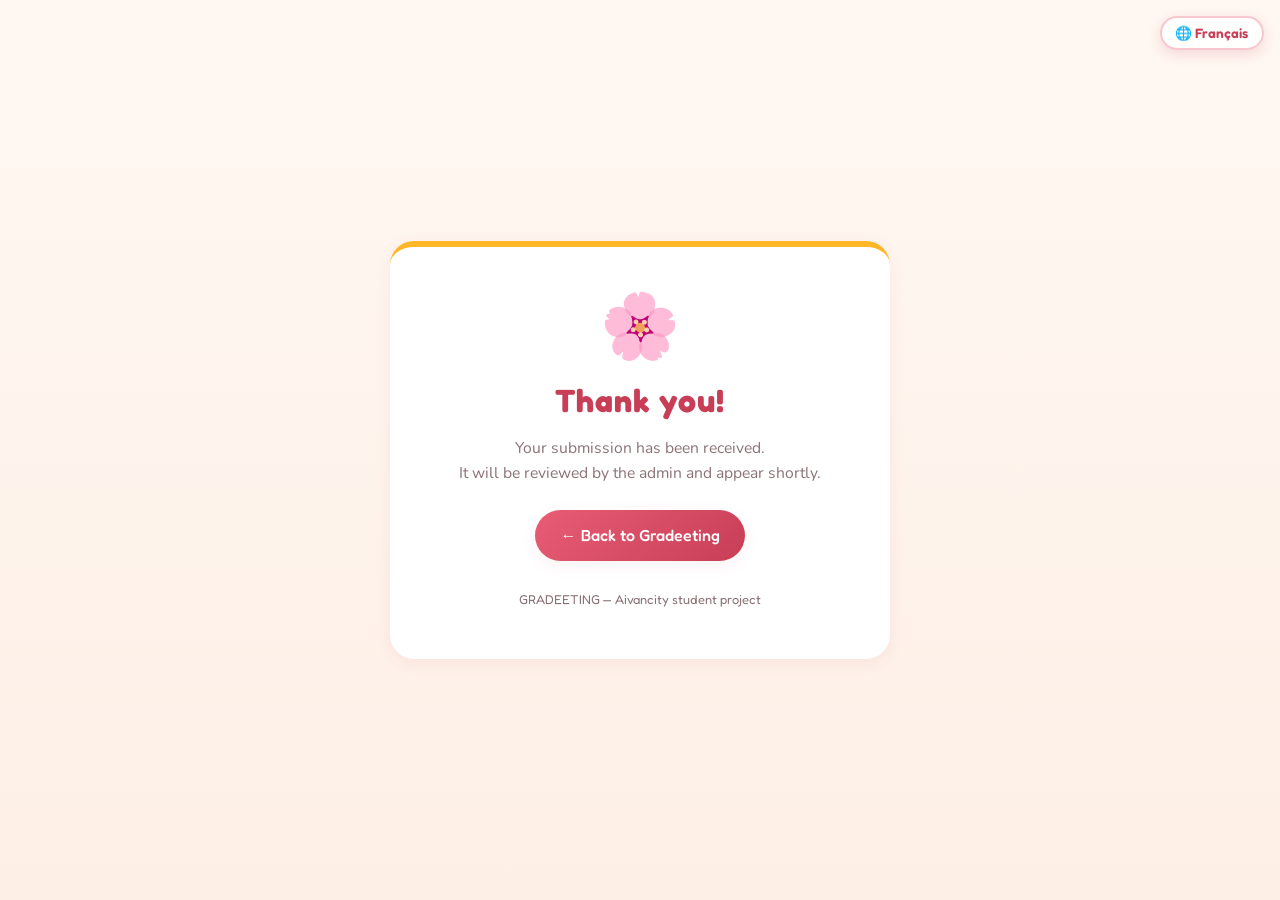
<file: thanks.html>
<!DOCTYPE html>
<html lang="en">
<head>
  <meta charset="UTF-8">
  <meta name="viewport" content="width=device-width, initial-scale=1.0">
  <script src="js/i18n.js"></script>
  <title>Thank you — GRADEETING</title>
  <link rel="preconnect" href="https://fonts.googleapis.com">
  <link rel="preconnect" href="https://fonts.gstatic.com" crossorigin>
  <link href="https://fonts.googleapis.com/css2?family=Fredoka:wght@400;500;600;700&family=Nunito:wght@400;600;700;800&display=swap" rel="stylesheet">
  <style>
    :root {
      --cream: #FFF8F2;
      --cream-deep: #FDEFE6;
      --white: #FFFFFF;
      --rose: #E85D75;
      --rose-deep: #C73E56;
      --rose-soft: #FBD5DC;
      --honey: #FFB627;
      --honey-soft: #FFE4A8;
      --text: #3D2C2F;
      --text-muted: #8B7276;
      --shadow-md: 0 4px 16px rgba(199, 62, 86, 0.08);
    }

    [data-theme="dark"] {
      --cream: #1E1819;
      --cream-deep: #2A2123;
      --white: #2E2527;
      --rose: #F07C90;
      --rose-deep: #E85D75;
      --rose-soft: #4A2C33;
      --honey: #FFB627;
      --honey-soft: #4A3A1E;
      --text: #F5EBE8;
      --text-muted: #B8A2A5;
      --shadow-md: 0 4px 16px rgba(0, 0, 0, 0.35);
    }

    * { box-sizing: border-box; margin: 0; padding: 0; }

    body {
      font-family: 'Nunito', system-ui, sans-serif;
      background: var(--cream);
      background-image: linear-gradient(180deg, var(--cream) 0%, var(--cream-deep) 100%);
      background-attachment: fixed;
      color: var(--text);
      min-height: 100vh;
      display: flex;
      align-items: center;
      justify-content: center;
      padding: 1.5rem;
      line-height: 1.6;
    }

    .thanks-card {
      background: var(--white);
      padding: 3rem 2rem;
      border-radius: 24px;
      box-shadow: var(--shadow-md);
      text-align: center;
      max-width: 500px;
      width: 100%;
      border-top: 6px solid var(--honey);
      animation: card-in 0.5s ease;
    }

    @keyframes card-in {
      from { opacity: 0; transform: translateY(12px); }
      to   { opacity: 1; transform: translateY(0); }
    }

    .thanks-emoji {
      font-size: 4rem;
      line-height: 1;
      margin-bottom: 1rem;
      display: block;
      animation: bounce 2s ease-in-out infinite;
    }

    @keyframes bounce {
      0%, 100% { transform: translateY(0) rotate(0deg); }
      50%      { transform: translateY(-8px) rotate(-4deg); }
    }

    h1 {
      font-family: 'Fredoka', sans-serif;
      font-weight: 700;
      font-size: 2rem;
      color: var(--rose-deep);
      letter-spacing: 0.03em;
      margin-bottom: 0.6rem;
    }

    p {
      color: var(--text-muted);
      font-size: 0.98rem;
      margin-bottom: 1.5rem;
    }

    p strong { color: var(--rose-deep); }

    .back-btn {
      display: inline-block;
      background: linear-gradient(135deg, var(--rose) 0%, var(--rose-deep) 100%);
      color: white;
      text-decoration: none;
      font-family: 'Fredoka', sans-serif;
      font-weight: 500;
      font-size: 1rem;
      padding: 0.8rem 1.6rem;
      border-radius: 999px;
      box-shadow: var(--shadow-md);
      transition: transform 0.15s, box-shadow 0.15s;
    }

    .back-btn:hover {
      transform: translateY(-2px);
      box-shadow: 0 8px 22px rgba(199, 62, 86, 0.2);
    }

    .footer-note {
      margin-top: 1.8rem;
      font-family: 'Fredoka', sans-serif;
      font-weight: 400;
      font-size: 0.8rem;
      color: var(--text-muted);
    }

    /* ---------- Pétales qui tombent ---------- */
    .petals-container {
      position: fixed;
      inset: 0;
      pointer-events: none;
      z-index: 0;
      overflow: hidden;
    }

    .petal {
      position: absolute;
      top: -40px;
      font-size: 1.1rem;
      opacity: 0;
      animation: petal-fall linear infinite;
      will-change: transform, opacity;
    }

    @keyframes petal-fall {
      0% {
        transform: translateY(-40px) translateX(0) rotate(0deg);
        opacity: 0;
      }
      10% {
        opacity: 0.55;
      }
      50% {
        transform: translateY(50vh) translateX(20px) rotate(180deg);
        opacity: 0.55;
      }
      90% {
        opacity: 0.4;
      }
      100% {
        transform: translateY(105vh) translateX(-15px) rotate(360deg);
        opacity: 0;
      }
    }

    [data-theme="dark"] .petal {
      opacity: 0.35 !important;
    }
  </style>
</head>
<body>
  <!-- Pétales qui tombent en arrière-plan -->
  <div class="petals-container" aria-hidden="true">
    <span class="petal" style="left: 4%; animation-duration: 18s; animation-delay: 0s;">🌸</span>
    <span class="petal" style="left: 22%; animation-duration: 20s; animation-delay: 8s;">🌷</span>
    <span class="petal" style="left: 38%; animation-duration: 24s; animation-delay: 2s;">🌸</span>
    <span class="petal" style="left: 52%; animation-duration: 19s; animation-delay: 11s;">🌺</span>
    <span class="petal" style="left: 68%; animation-duration: 21s; animation-delay: 6s;">🌸</span>
    <span class="petal" style="left: 88%; animation-duration: 17s; animation-delay: 9s;">🌸</span>
    <span class="petal" style="left: 96%; animation-duration: 23s; animation-delay: 5s;">🌸</span>
  </div>
  <div class="thanks-card">
    <span class="thanks-emoji">🌸</span>
    <h1 id="thanks-title">Thank you!</h1>
    <p id="thanks-message">
      Your submission has been received.<br>
      It will be reviewed by the admin and appear shortly.
    </p>
    <a href="index.html" class="back-btn">← Back to Gradeeting</a>
    <div class="footer-note">GRADEETING — Aivancity student project</div>
  </div>

  <script src="js/security.js"></script>
  <script>
    const THEME_KEY = "gradeeting_theme";
    const savedTheme = localStorage.getItem(THEME_KEY);
    if (savedTheme === "dark") {
      document.documentElement.setAttribute("data-theme", "dark");
    } else if (!savedTheme && window.matchMedia && window.matchMedia("(prefers-color-scheme: dark)").matches) {
      document.documentElement.setAttribute("data-theme", "dark");
    }

    // Adapter le message selon le paramètre d'URL ?from=
    const params = new URLSearchParams(window.location.search);
    const from = params.get("from");

    const title = document.getElementById("thanks-title");
    const message = document.getElementById("thanks-message");

    if (from === "volunteer") {
      title.textContent = "Welcome aboard! 🌸";
      message.innerHTML = "Your volunteer profile has been submitted.<br>The admin will review it and approve it soon.";
    } else if (from === "suggestion") {
      title.textContent = "Idea received! 💡";
      message.innerHTML = "Thank you for helping improve Gradeeting.<br>Your suggestion has been sent to the admin.";
    } else if (from === "comment") {
      title.textContent = "Comment sent! 💬";
      message.innerHTML = "Your comment is now pending review.<br>It will appear after moderation.";
    }
  </script>
</body>
</html>
</file>
